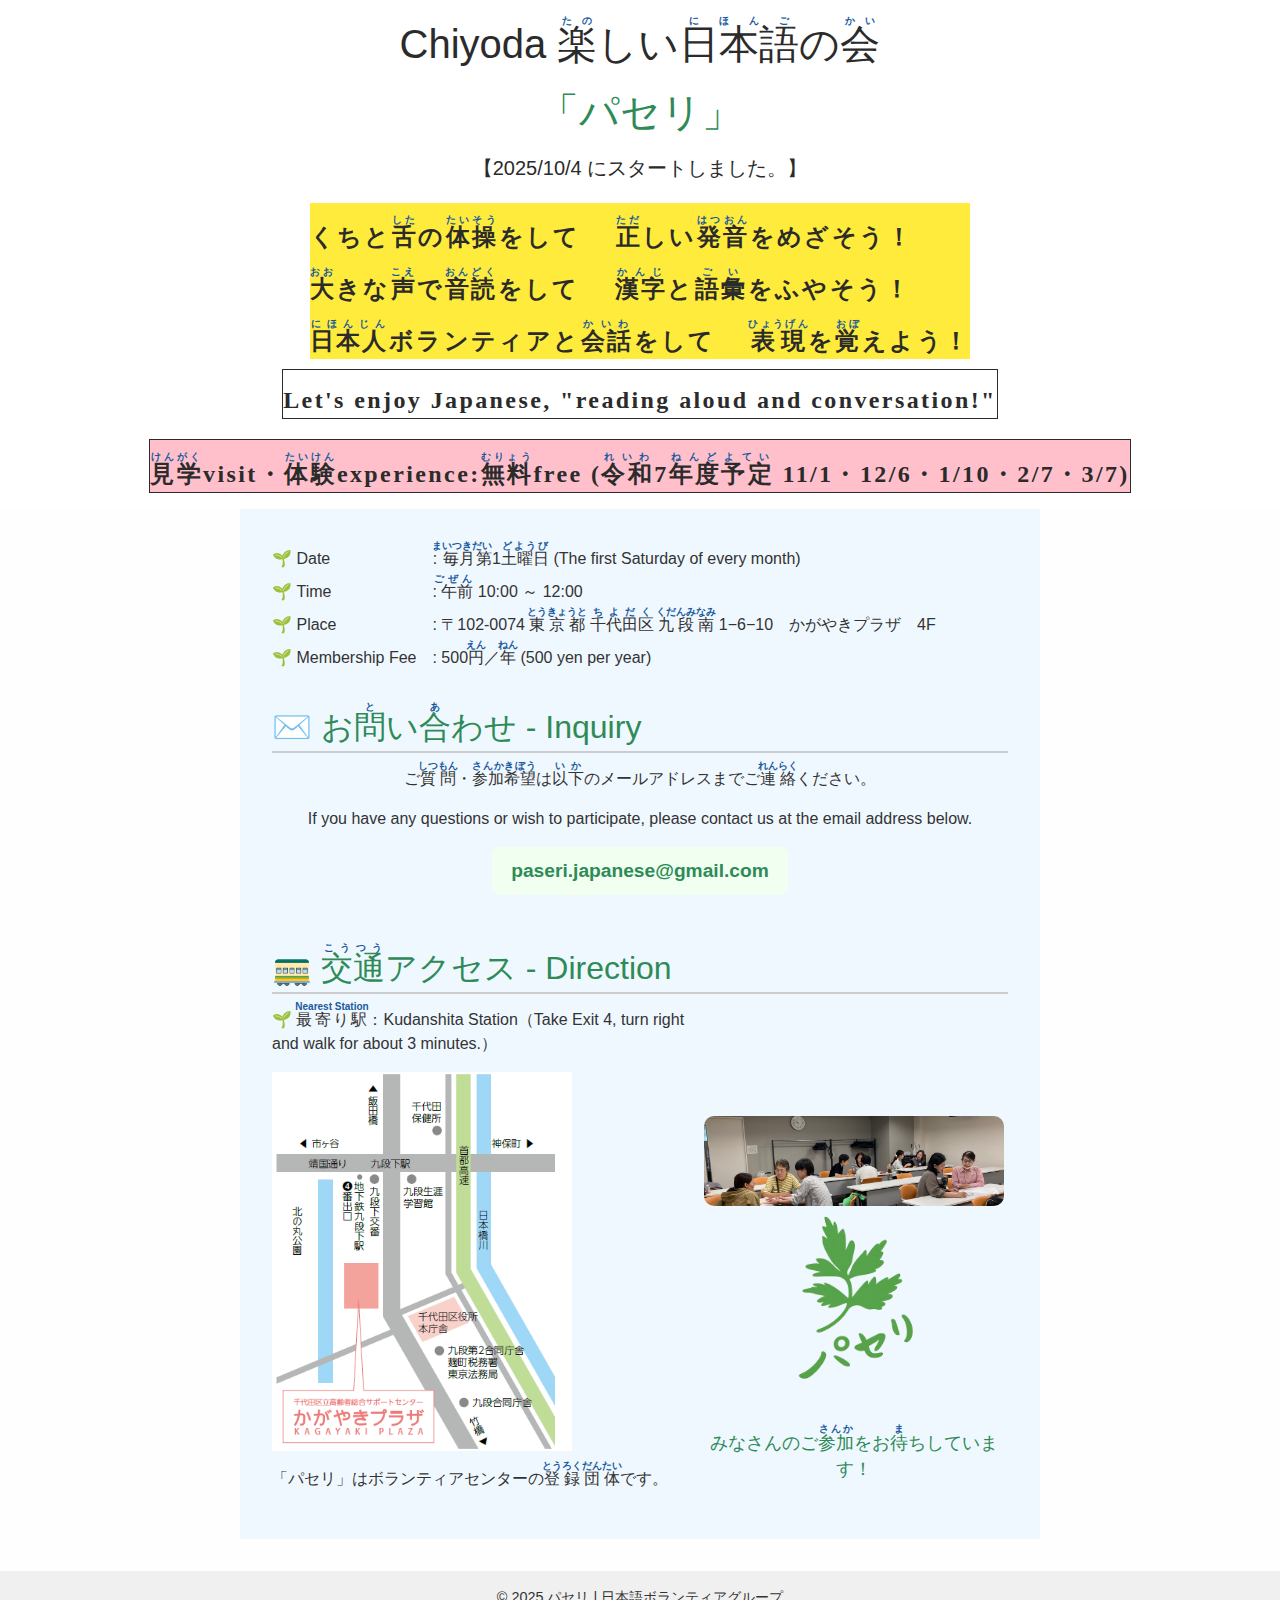
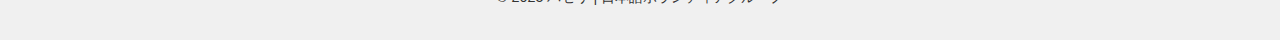
<file: index.html>
<!DOCTYPE html>
<html lang="ja">
<head>
  <meta charset="UTF-8" />
  <meta name="viewport" content="width=device-width, initial-scale=1.0"/>
  <link rel="icon" href="favicon.svg" type="image/svg+xml" />
  <link rel="stylesheet" href="https://cdn.jsdelivr.net/npm/bootstrap@5.3.3/dist/css/bootstrap.min.css">
  <title>Chiyoda日本語の会「パセリ」</title>
  <link rel="stylesheet" href="style.css" />
  <meta name="description" content="日本語学習者のための楽しい教材と情報を発信しています。日本文化、言葉、文法を分かりやすく紹介。">
  <meta name="keywords" content="日本語, 日本語学習, Japanese language, paseri, homepage">
  <meta name="author" content="Paseri Japanese">
  <meta property="og:title" content="Paseri Japanese Homepage">
  <meta property="og:description" content="日本語を楽しく学べるサイト。文法、語彙、日本文化を紹介。">
  <meta property="og:url" content="https://paseri-japanese.github.io/homepage/">
  <meta property="og:type" content="website">
  <meta property="og:image" content="https://paseri-japanese.github.io/homepage/images/og-image.png">
</head>
<body>
  <header>
    <h1 class="title" style="display: flex; align-items: center; gap: 0.5em; justify-content: center;">      
      <span>Chiyoda <ruby>楽<rt>たの</rt></ruby>しい<ruby>日本語<rt>にほんご</rt></ruby>の<ruby>会<rt>かい</rt></ruby></span>
      <span class="group-name-style">「パセリ」</span>
      <span style="font-size: 0.5em;">【2025/10/4 にスタートしました。】</span>
    </h1>   
    <div class="wrapper">      
        <div class="head-color">
          <p>
            くちと<ruby>舌<rt>した</rt></ruby>の<ruby>体操<rt>たいそう</rt></ruby>をして　
            <ruby>正<rt>ただ</rt></ruby>しい<ruby>発音<rt>はつおん</rt></ruby>をめざそう！
          </p>
          <p>
            <ruby>大<rt>おお</rt></ruby>きな<ruby>声<rt>こえ</rt></ruby>で<ruby>音読<rt>おんどく</rt></ruby>をして　
            <ruby>漢字<rt>かんじ</rt></ruby>と<ruby>語彙<rt>ごい</rt></ruby>をふやそう！
          </p>
          <p>
            <ruby>日本人<rt>にほんじん</rt></ruby>ボランティアと<ruby>会話<rt>かいわ</rt></ruby>をして　
            <ruby>表現<rt>ひょうげん</rt></ruby>を<ruby>覚<rt>おぼ</rt></ruby>えよう！
          </p>
        </div>     
      <div style="margin-top:10px; border:1px solid; display:inline-block; width:fit-content;">
        <p>Let's enjoy Japanese, "reading aloud and conversation!"</p>
      </div>
      <div style="margin-top:20px; border:1px solid; display:inline-block; width:fit-content; background-color:pink;">
        <p><ruby>見学<rt>けんがく</rt></ruby>visit・<ruby>体験<rt>たいけん</rt></ruby>experience:<ruby>無料<rt>むりょう</rt></ruby>free (<ruby>令和<rt>れいわ</rt></ruby>7<ruby>年度予定<rt>ねんどよてい</rt></ruby> 11/1・12/6・1/10・2/7・3/7)</p>
      </div>      
    </div>
  </header>

  <main>
    <section>      
      <ul>
        <li class="item-row"><span class="item-label label-size">Date</span><span class="item-value"><ruby>: 毎月第<rt>まいつきだい</rt></ruby>1<ruby>土曜日<rt>どようび</rt></ruby> (The first Saturday of every month)</span></li>
        <li class="item-row"><span class="item-label label-size">Time</span><span class="item-value"><ruby>: 午前<rt>ごぜん</rt></ruby> 10:00 ～ 12:00</span></li>
        <li class="item-row"><span class="item-label label-size">Place</span><span class="item-value">: 〒102-0074 <ruby>東京都<rt>とうきょうと</rt></ruby> <ruby>千代田区<rt>ちよだく</rt></ruby> <ruby>九段南<rt>くだんみなみ</rt></ruby> 1−6−10　かがやきプラザ　4F</span></li>
        <li class="item-row"><span class="item-label label-size">Membership Fee</span><span class="item-value">: 500<ruby>円<rt>えん</rt></ruby>／<ruby>年<rt>ねん</rt></ruby> (500 yen per year)</span></li>
      </ul>   
    </section>
    <section>
      <h2>✉️ お<ruby>問<rt>と</rt></ruby>い<ruby>合<rt>あ</rt></ruby>わせ - Inquiry</h2>
      <p>ご<ruby>質問<rt>しつもん</rt></ruby>・<ruby>参加希望<rt>さんかきぼう</rt></ruby>は<ruby>以下<rt>いか</rt></ruby>のメールアドレスまでご<ruby>連絡<rt>れんらく</rt></ruby>ください。</p>
      <p>If you have any questions or wish to participate, please contact us at the email address below.</p>
      <p class="email-style">paseri.japanese@gmail.com</p>
      <!-- <button id="applyBtn" class="apply-btn"><ruby>申<rt>もう</rt></ruby>し<ruby>込<rt>こ</rt></ruby>み<br>Registration</button> -->
      <div id="modal" class="modal">
        <div class="modal-content">
          <span class="close" id="closeModal">&times;</span>
          <h3>申し込みフォーム</h3>
          <form id="applyForm">
            <label>お名前（Name）:<br><input type="text" name="name" required></label><br><br>
            <label>国籍（Nationality）:<br>
              <select name="nationality" required>
                <option value="">選択してください / Please select</option>
                <option value="日本">日本 / Japan</option>
                <option value="中国">中国 / China</option>
                <option value="韓国">韓国 / Korea</option>
                <option value="ベトナム">ベトナム / Vietnam</option>
                <option value="ネパール">ネパール / Nepal</option>
                <option value="アメリカ">アメリカ / USA</option>
                <option value="ミャンマー">ミャンマー /Myanmar</option>
                <option value="その他">その他 / Other</option>
              </select>
            </label><br><br>
            <label>メールアドレス（Email）:<br><input type="email" name="email" required></label><br><br>
            <label>メッセージ（Message）:<br><textarea name="message" rows="3"></textarea></label><br><br>
            <button type="submit" class="apply-btn">送信</button>
          </form>
        </div>
      </div>
    </section>

    <section>
      <h2>🚃 <ruby>交通<rt>こうつう</rt></ruby>アクセス - Direction</h2>
      <div class="foot-wrapper">
        <div style="display: block; width: fit-content; text-align: left;">
          <ul>
            <li><ruby>最寄り駅<rt>Nearest Station</rt></ruby>：Kudanshita Station（Take Exit 4, turn right and walk for about 3 minutes.）</li>        
          </ul>
          <img src="assets/kagayaki-chizu_1.png" alt="地図" class="map-image"/>
          <div style="margin-top:10px;display:inline-block; width:fit-content;">
            <p>「パセリ」はボランティアセンターの<ruby>登録団体<rt>とうろくだんたい</rt></ruby>です。</p>
          </div>
        </div>
        <div style="margin-top: 60px;">
          <div style="display:inline-block;" class="image-row">
            <img src="assets/opening-day-1.jpeg" alt="studying photo" class="group-photo"/>
            <img src="assets/logo.png" alt="ロゴ" style="margin-bottom:0; width: 200px; height:auto">            
          </div>
          <p style="font-size:1.1em; margin-top:1em; color:#2e8b57; margin-bottom: unset;">みなさんのご<ruby>参加<rt>さんか</rt></ruby>をお<ruby>待<rt>ま</rt></ruby>ちしています！</p>
        </div>
      </div>
    </section>
  </main>

  <footer>
    <p>&copy; 2025 パセリ | 日本語ボランティアグループ</p>
  </footer>
  <script>
    // モーダル表示
    const applyBtn = document.getElementById('applyBtn');
    const modal = document.getElementById('modal');
    const closeModal = document.getElementById('closeModal');
    applyBtn.onclick = () => { modal.style.display = 'block'; };
    closeModal.onclick = () => { modal.style.display = 'none'; };
    window.onclick = (e) => { if (e.target === modal) modal.style.display = 'none'; };

    // メール送信
    document.getElementById('applyForm').onsubmit = function(e) {
      e.preventDefault();
      const name = this.name.value;
      const nationality = this.nationality.value;
      const email = this.email.value;
      const message = this.message.value;
      const subject = encodeURIComponent('パセリクラス申し込み');
      const body = encodeURIComponent(`お名前: ${name}\n国籍: ${nationality}\nメール: ${email}\nメッセージ: ${message}`);
      window.location.href = `mailto:paseri.japanese@gmail.com?subject=${subject}&body=${body}`;
      modal.style.display = 'none';
    };
  </script>
</body>
</html>
</file>
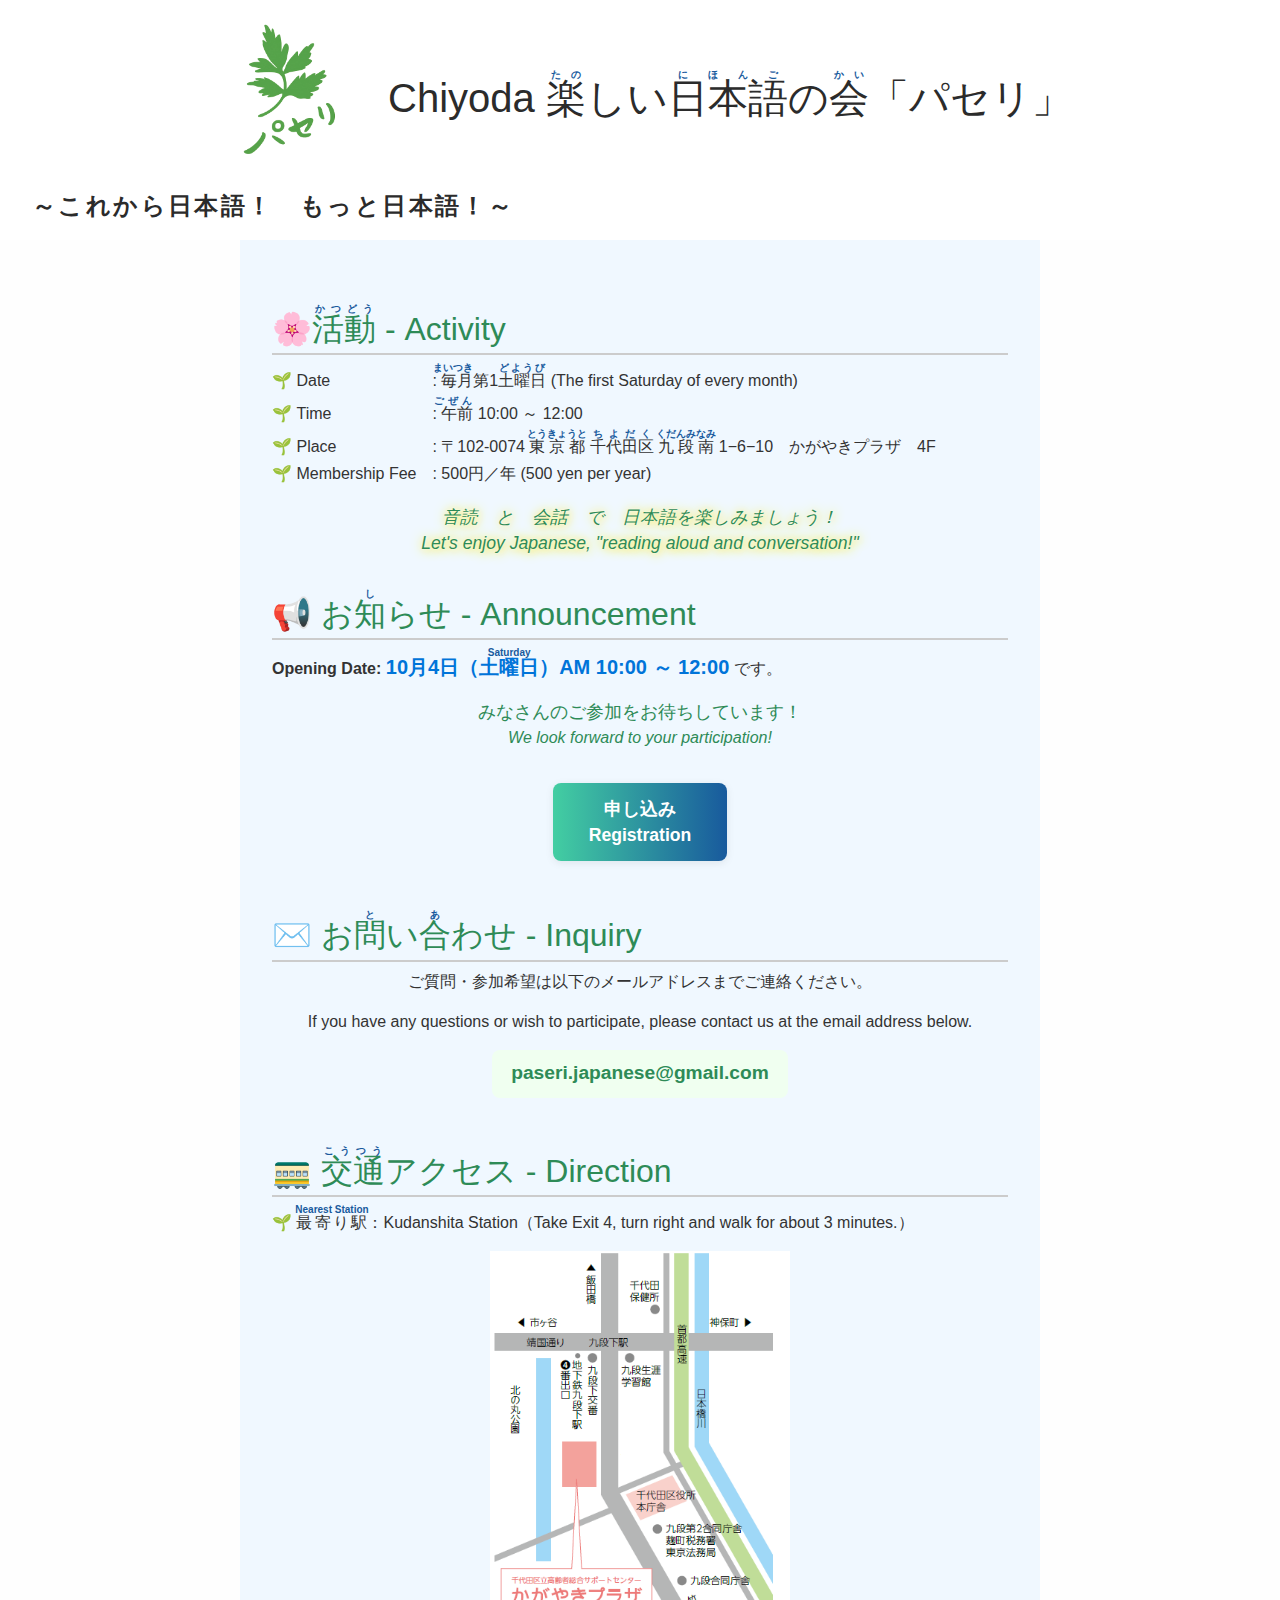
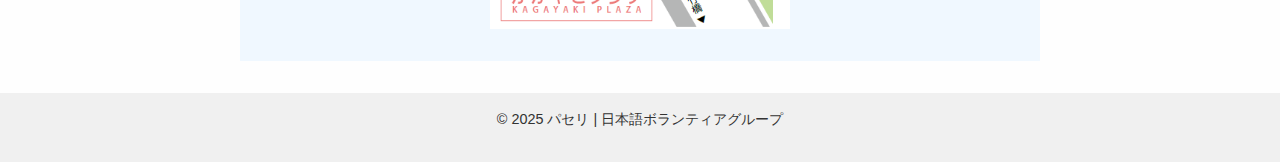
<file: old-file.html>
<!DOCTYPE html>
<html lang="ja">
<head>
  <meta charset="UTF-8" />
  <meta name="viewport" content="width=device-width, initial-scale=1.0"/>
  <link rel="icon" href="favicon.svg" type="image/svg+xml" />
  <link rel="stylesheet" href="https://cdn.jsdelivr.net/npm/bootstrap@5.3.3/dist/css/bootstrap.min.css">
  <title>Chiyoda日本語の会「パセリ」</title>
  <link rel="stylesheet" href="style.css" />
  <meta name="description" content="日本語学習者のための楽しい教材と情報を発信しています。日本文化、言葉、文法を分かりやすく紹介。">
  <meta name="keywords" content="日本語, 日本語学習, Japanese language, paseri, homepage">
  <meta name="author" content="Paseri Japanese">
  <meta property="og:title" content="Paseri Japanese Homepage">
  <meta property="og:description" content="日本語を楽しく学べるサイト。文法、語彙、日本文化を紹介。">
  <meta property="og:url" content="https://paseri-japanese.github.io/homepage/">
  <meta property="og:type" content="website">
  <meta property="og:image" content="https://paseri-japanese.github.io/homepage/images/og-image.png">
</head>
<body>
  <header>
    <h1 style="display: flex; align-items: center; gap: 0.5em; justify-content: center;">
      <img src="assets/logo.png" alt="ロゴ" style="height:4em;">
      <span>Chiyoda <ruby>楽<rt>たの</rt></ruby>しい<ruby>日本語<rt>にほんご</rt></ruby>の<ruby>会<rt>かい</rt></ruby>「パセリ」</span>
    </h1>
    <p>～これから日本語！　もっと日本語！～</p>
  </header>

  <main>
    <!-- <img src="assets/illustor.png" alt="音読のイメージ" class="main-image" style="width:360px; height:auto;margin-bottom: 0px;"/> -->
    <!-- <video width="640" height="360" controls>
      <source src="videos/opening.mp4" type="video/mp4">Your browser does not support the video tag.
    </video> -->
    <section>
      <h2>🌸<ruby>活動<rt>かつどう</rt></ruby> - Activity</h2>
      <ul>
        <li class="item-row"><span class="item-label label-size">Date</span><span class="item-value"><ruby>: 毎月<rt>まいつき</rt></ruby>第1<ruby>土曜日<rt>どようび</rt></ruby> (The first Saturday of every month)</span></li>
        <li class="item-row"><span class="item-label label-size">Time</span><span class="item-value"><ruby>: 午前<rt>ごぜん</rt></ruby> 10:00 ～ 12:00</span></li>
        <li class="item-row"><span class="item-label label-size">Place</span><span class="item-value">: 〒102-0074 <ruby>東京都<rt>とうきょうと</rt></ruby> <ruby>千代田区<rt>ちよだく</rt></ruby> <ruby>九段南<rt>くだんみなみ</rt></ruby> 1−6−10　かがやきプラザ　4F</span></li>
        <li class="item-row"><span class="item-label label-size">Membership Fee</span><span class="item-value">: 500円／年 (500 yen per year)</span></li>
      </ul>
      <p class="yellow-text-shadow" style="margin-bottom:unset;">音読　と　会話　で　日本語を楽しみましょう！</p>
      <p class="yellow-text-shadow" style="margin-top: unset;">Let's enjoy Japanese, "reading aloud and conversation!"</p>
    </section>

    <section>
      <h2>📢 お<ruby>知<rt>し</rt></ruby>らせ - Announcement</h2>
      <p style="text-align:left;"><strong>Opening Date:</strong> <strong style="color:#0074D9; font-size: 20px;"> 10月4日（<ruby>土曜日<rt>Saturday</rt></ruby>）AM 10:00 ～ 12:00</strong> です。</p>
      <p style="font-size:1.1em; margin-top:1em; color:#2e8b57; margin-bottom: unset;">みなさんのご参加をお待ちしています！</p>
      <p style="font-size:1em; margin-top:1em; color:#2e8b57; margin-top: unset; font-style: italic;">We look forward to your participation!</p>
      <button id="applyBtn" class="apply-btn">申し込み<br>Registration</button>
      <div id="modal" class="modal">
        <div class="modal-content">
          <span class="close" id="closeModal">&times;</span>
          <h3>申し込みフォーム</h3>
          <form id="applyForm">
            <label>お名前（Name）:<br><input type="text" name="name" required></label><br><br>
            <label>国籍（Nationality）:<br>
              <select name="nationality" required>
                <option value="">選択してください / Please select</option>
                <option value="日本">日本 / Japan</option>
                <option value="中国">中国 / China</option>
                <option value="韓国">韓国 / Korea</option>
                <option value="ベトナム">ベトナム / Vietnam</option>
                <option value="ネパール">ネパール / Nepal</option>
                <option value="アメリカ">アメリカ / USA</option>
                <option value="ミャンマー">ミャンマー /Myanmar</option>
                <option value="その他">その他 / Other</option>
              </select>
            </label><br><br>
            <label>メールアドレス（Email）:<br><input type="email" name="email" required></label><br><br>
            <label>メッセージ（Message）:<br><textarea name="message" rows="3"></textarea></label><br><br>
            <button type="submit" class="apply-btn">送信</button>
          </form>
        </div>
      </div>
    </section>

    <section>
      <h2>✉️ お<ruby>問<rt>と</rt></ruby>い<ruby>合<rt>あ</rt></ruby>わせ - Inquiry</h2>
      <p>ご質問・参加希望は以下のメールアドレスまでご連絡ください。</p>
      <p>If you have any questions or wish to participate, please contact us at the email address below.</p>
      <p class="email-style">paseri.japanese@gmail.com</p>
    </section>

    <section>
      <h2>🚃 <ruby>交通<rt>こうつう</rt></ruby>アクセス - Direction</h2>
      <ul>
        <li><ruby>最寄り駅<rt>Nearest Station</rt></ruby>：Kudanshita Station（Take Exit 4, turn right and walk for about 3 minutes.）</li>        
      </ul>
      <img src="assets/kagayaki-chizu_1.png" alt="地図" class="map-image"/>
    </section>

  </main>

  <footer>
    <p>&copy; 2025 パセリ | 日本語ボランティアグループ</p>
  </footer>
  <script>
    // モーダル表示
    const applyBtn = document.getElementById('applyBtn');
    const modal = document.getElementById('modal');
    const closeModal = document.getElementById('closeModal');
    applyBtn.onclick = () => { modal.style.display = 'block'; };
    closeModal.onclick = () => { modal.style.display = 'none'; };
    window.onclick = (e) => { if (e.target === modal) modal.style.display = 'none'; };

    // メール送信
    document.getElementById('applyForm').onsubmit = function(e) {
      e.preventDefault();
      const name = this.name.value;
      const nationality = this.nationality.value;
      const email = this.email.value;
      const message = this.message.value;
      const subject = encodeURIComponent('パセリクラス申し込み');
      const body = encodeURIComponent(`お名前: ${name}\n国籍: ${nationality}\nメール: ${email}\nメッセージ: ${message}`);
      window.location.href = `mailto:paseri.japanese@gmail.com?subject=${subject}&body=${body}`;
      modal.style.display = 'none';
    };
  </script>
</body>
</html>
</file>
<file: style.css>
/* ラベル幅を統一 */
.label-size {
  min-width: 8.5em;
  display: inline-block;
}
/* ルビ（ふりがな）のサイズを大きく */
ruby rt {
  font-size: 10px;
  color: #185a9d;
  font-weight: bold;
}
/* 申し込みボタン */
.apply-btn {
  background: linear-gradient(90deg, #43cea2 0%, #185a9d 100%);
  color: #fff;
  border: none;
  border-radius: 8px;
  padding: 0.7em 2em;
  font-size: 1.1em;
  font-weight: bold;
  cursor: pointer;
  margin: 1em 0;
  box-shadow: 0 2px 8px rgba(0,0,0,0.08);
  transition: background 0.3s;
}
.apply-btn:hover {
  background: linear-gradient(90deg, #185a9d 0%, #43cea2 100%);
}

/* モーダル */
.modal {
  display: none;
  position: fixed;
  z-index: 1000;
  left: 0; top: 0; width: 100vw; height: 100vh;
  background: rgba(0,0,0,0.3);
}
.modal-content {
  background: #fff;
  margin: 8% auto;
  padding: 2em 2em 1em 2em;
  border-radius: 16px;
  width: 90%;
  max-width: 400px;
  box-shadow: 0 4px 24px rgba(0,0,0,0.15);
  position: relative;
  text-align: left;
}
.modal-content h3 {
  margin-top: 0;
  color: #185a9d;
}
.modal-content label {
  font-size: 1em;
  color: #185a9d;
}
.modal-content input, .modal-content textarea {
  width: 100%;
  padding: 0.5em;
  margin-top: 0.2em;
  border: 1px solid #b2dfdb;
  border-radius: 6px;
  font-size: 1em;
  box-sizing: border-box;
}
.close {
  position: absolute;
  top: 0.7em;
  right: 1em;
  font-size: 2em;
  color: #185a9d;
  cursor: pointer;
}
/* 左寄せ */
h2 {
  text-align: left;
}
li {
  text-align: left;
}
body {
  font-family: 'Hiragino Kaku Gothic ProN', sans-serif;
  margin: 0;
  padding: 0;
  background-color: #fefefe;
  color: #333;
  text-align: center;
}

header {
  background-color: #fff;
  color: #2b2b2b;
  padding-top: 16px;
  padding-bottom: 16px;
  padding-left: 2rem;
  padding-right: 2rem;
}

header p {
  /* background-color: #FFD43B; */
  font-family: 'Yu Mincho', 'HGP明朝E', 'MS Mincho', serif;
  font-size: 1.5em;
  /* color: #43a047; */
  /* text-shadow: 2px 2px 8px #b2ffb2, 0 0 2px #fff, 0 0 12px #43e97b; */
  letter-spacing: 0.1em;
  font-weight: bold;
  text-align: left;
  margin: 0.5em 0 0 0;
}

.yellow-text-shadow {
  font-size: 1.1em;
  margin-top: 1em;
  color: #2e8b57;
  font-style: italic;
  text-shadow: 2px 2px 8px #fff176, 0 0 2px #fff, 0 0 12px #ffeb3b;
}

.email-style {
  font-size: 1.2em;
  font-weight: bold;
  color: #2e8b57;
  background: #f0fff0;
  display: inline-block;
  padding: 0.5em 1em;
  border-radius: 8px;
}

main {
  padding: 2rem;
  max-width: 800px;
  margin: 0 auto;
  background-color: aliceblue;
}

.main-image {
  max-width: 100%;
  height: auto;
  margin-bottom: 2rem;
  border-radius: 12px;
  box-shadow: 0 4px 8px rgba(0,0,0,0.1);
}

h2 {
  color: #2e8b57;
  border-bottom: 2px solid #ccc;
  padding-bottom: 0.3rem;
  margin-top: 2rem;
}

ul {
  list-style: none;
  padding-left: 0;
}

ul li::before {
  content: "🌱 ";
}

ul li {
  margin-bottom: 3px;
}

a {
  color: #2e8b57;
  text-decoration: none;
}

a:hover {
  text-decoration: underline;
}

footer {
  background-color: #f0f0f0;
  padding: 1rem;
  font-size: 0.9rem;
  margin-top: 2rem;
}
/* ============================= */
.head-color{
  background-color: #ffeb3b;
  display: inline-block;  
  width: fit-content;
  margin-top: 15px;
}

.group-name-style{
   color: #2e8b57;
}

header .wrapper {  
  display: flex;
  flex-direction: column; /* ← 縦に並べる！ */
  align-items: center; /* 内容の左寄せ */
}

.foot-wrapper{
  display: flex;
  flex-direction: row; /* ← 縦に並べる！ */
  align-items: center; /* 内容の左寄せ */
}

.map-image {
  width: 300px;   /* 横幅を200pxに固定 */
  height: auto;   /* アスペクト比（縦横比）を維持して高さを自動調整 */
}

.image-row {
  display: flex;          /* 横並びにする */
  justify-content: center;/* 中央寄せ */
  gap: 15px;              /* 画像の間隔 */
  flex-wrap: wrap;        /* 画面が狭いときは自動で折り返す */
  margin-top: 30px;
}

.image-row .group-photo {
  width: 300px;   /* 各画像の幅を指定 */
  height: auto;   /* 比率を保つ */
  border-radius: 10px; /* 角を丸く */
}

.title {
  display: flex;
  flex-direction: column; /* ← 縦に並べる */
  align-items: center;     /* 中央寄せ */
}

button ruby {
  font:white;
}

button ruby rt {  
  color: white
}
</file>
